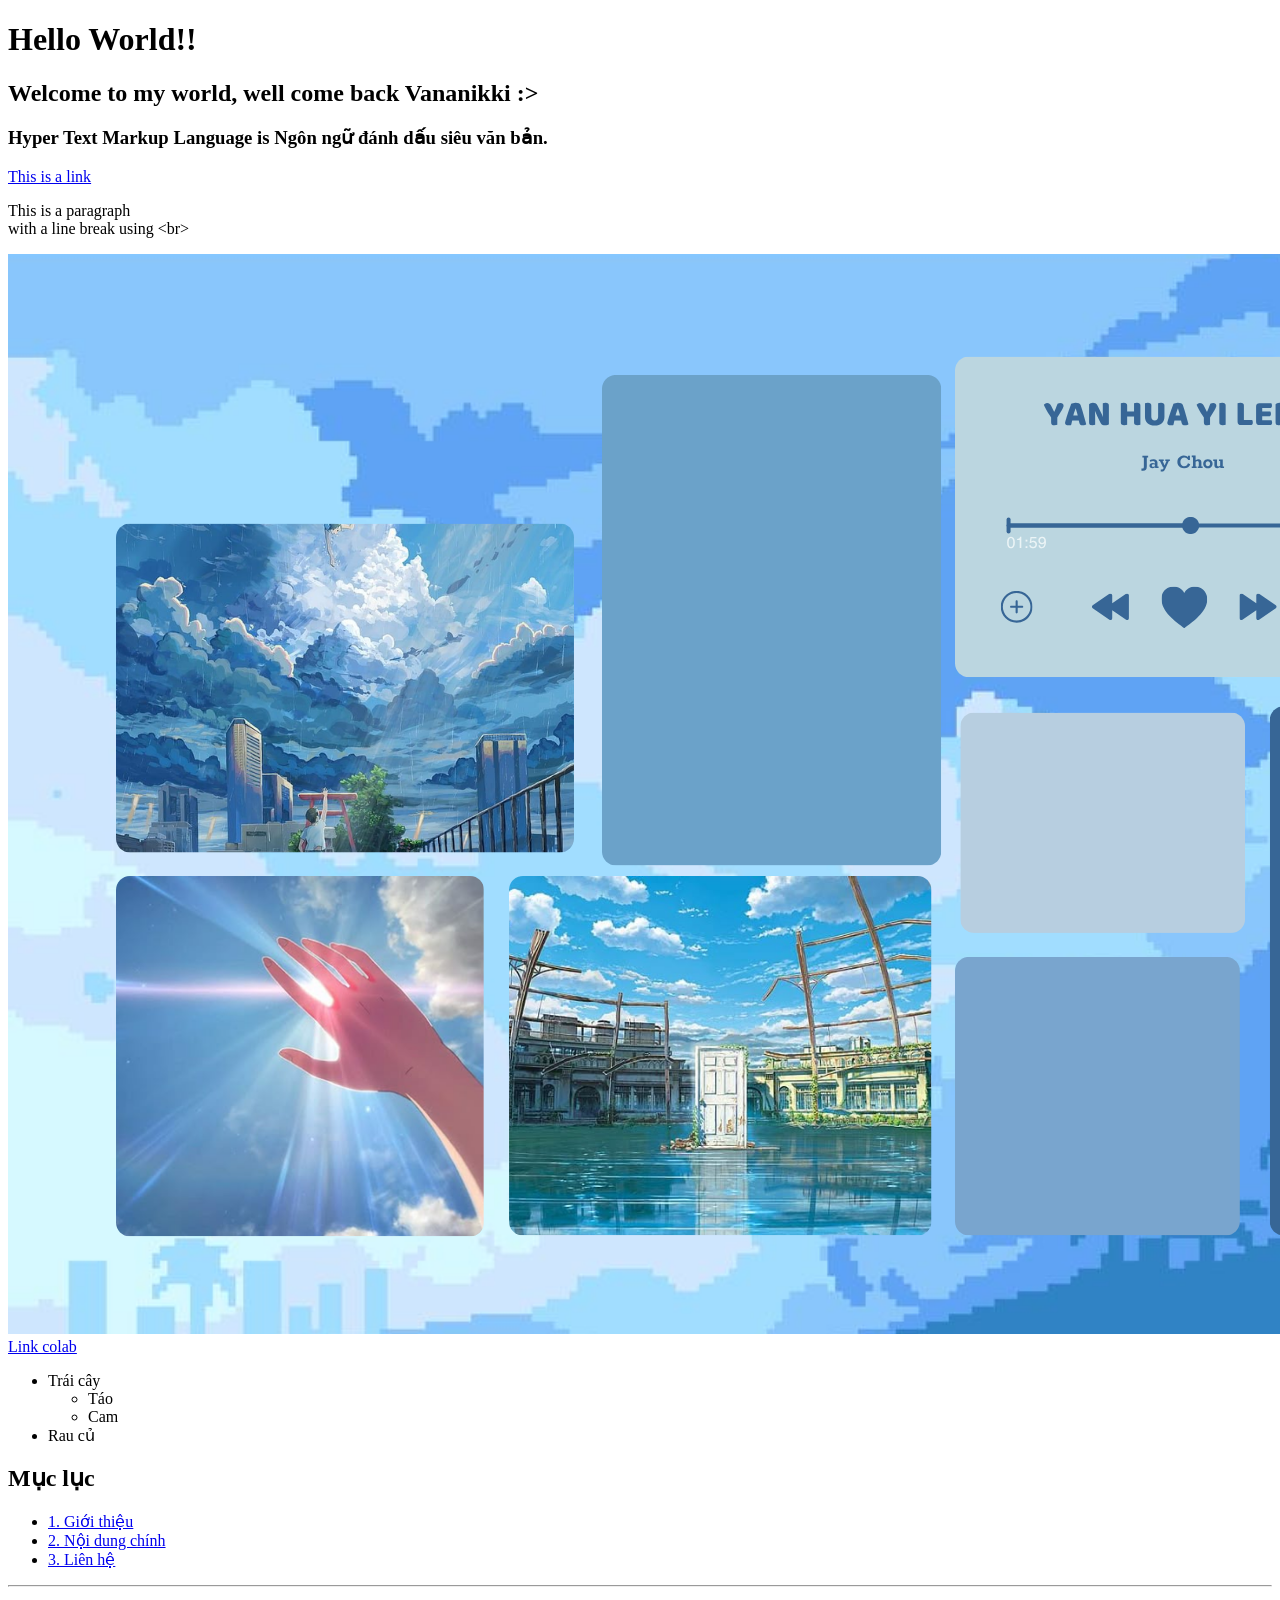
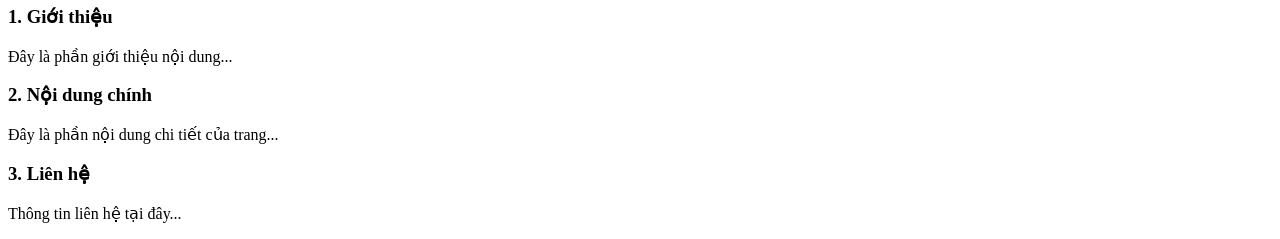
<file: Index.html>
<!DOCTYPE html>
<html lang="vie">
    <head>
        <meta charset = "UTF-8">
    </head>
        <title> Vananikki1989 </title>
    </head>
    <body>
        <h1> Hello World!! </h1>
        <h2> Welcome to my world, well come back Vananikki :></h2>
        <h3>  Hyper Text Markup Language is Ngôn ngữ đánh dấu siêu văn bản. </h3>
        <a href = "https://www.w3schools.com/html/exercise.asp?x=xrcise_basic4"> This is a link </a>
        <p> This is a paragraph <br> with a line break using &lt;br&gt; </p>
        <img src = "Vana/bgbg.png" alt = "background">
        <a href="https://colab.research.google.com/drive/1Xqi0NRXBTCVvSFRwtO8Uipvgo9ocgVad?authuser=1#scrollTo=Gj-rontfN7OA" target="_blank">Link colab</a>
        <ul>
            <li>Trái cây
                <ul>
                <li>Táo</li>
                <li>Cam</li>
                </ul>
            </li>
            <li>Rau củ</li>
        </ul>

        <!-- MỤC LỤC -->
        <h2>Mục lục</h2>
        <ul>
            <li><a href="#gioi-thieu">1. Giới thiệu</a></li>
            <li><a href="#noi-dung">2. Nội dung chính</a></li>
            <li><a href="#lien-he">3. Liên hệ</a></li>
        </ul>

        <hr>

        <!-- NỘI DUNG TRANG -->
        <h3 id="gioi-thieu">1. Giới thiệu</h3>
        <p>Đây là phần giới thiệu nội dung...</p>

        <h3 id="noi-dung">2. Nội dung chính</h3>
        <p>Đây là phần nội dung chi tiết của trang...</p>
        
        <h3 id="lien-he">3. Liên hệ</h3>
        <p>Thông tin liên hệ tại đây...</p>
        
    </body>
</html>
</file>
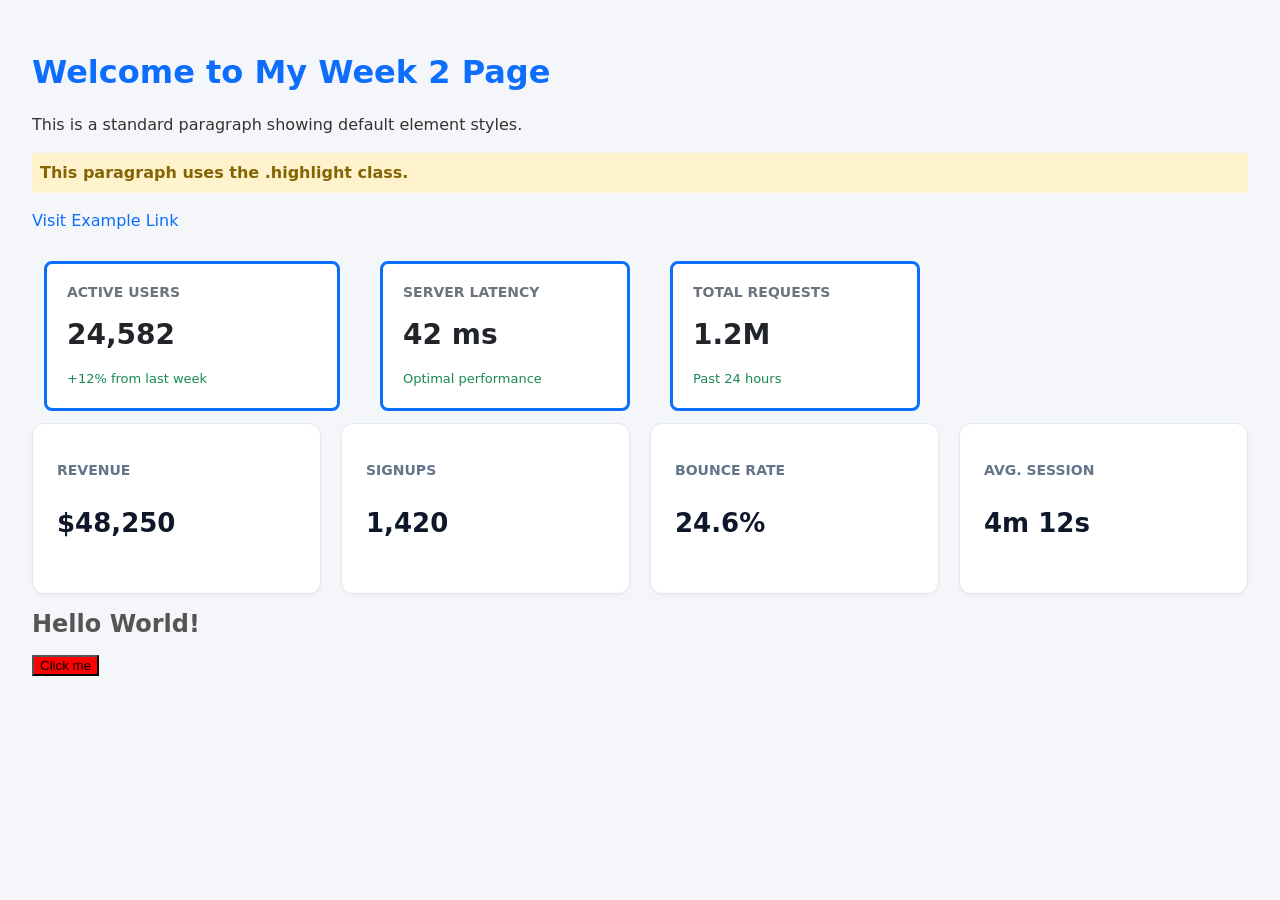
<file: index.html>
<!DOCTYPE html>
<html lang="en">
<head>
  <meta charset="UTF-8">
  <meta name="viewport" content="width=device-width, initial-scale=1.0">
  <title>Week 2 CSS Practice</title>
  <!-- Link external stylesheet -->
  <link rel="stylesheet" href="style.css">
</head>
<body>

  <!-- Element + ID Selector (ID will override the h1 element rule) -->
  <h1 id="main-header">Welcome to My Week 2 Page</h1>

  <!-- Standard Paragraph -->
  <p>This is a standard paragraph showing default element styles.</p>

  <!-- Paragraph with Class Selector -->
  <p class="highlight">This paragraph uses the .highlight class.</p>

  <!-- Link with :hover pseudo-class -->
  <p>
    <a href="https://example.com" target="_blank">Visit Example Link</a>
  </p>

  <div class="card-container">
    <div class="data-card card-content-box">
      <h3>Active Users</h3>
      <p class="metric">24,582</p>
      <p class="description">+12% from last week</p>
    </div>

    <div class="data-card card-border-box">
      <h3>Server Latency</h3>
      <p class="metric">42 ms</p>
      <p class="description">Optimal performance</p>
    </div>

    <div class="data-card card-border-box">
      <h3>Total Requests</h3>
      <p class="metric">1.2M</p>
      <p class="description">Past 24 hours</p>
    </div>
  </div>

  <div class="dashboard">
    <div class="card">
      <h3>Revenue</h3>
      <p class="stat">$48,250</p>
    </div>

    <div class="card">
      <h3>Signups</h3>
      <p class="stat">1,420</p>
    </div>

    <div class="card">
      <h3>Bounce Rate</h3>
      <p class="stat">24.6%</p>
    </div>

    <div class="card">
      <h3>Avg. Session</h3>
      <p class="stat">4m 12s</p>
    </div>
  </div>


    <h1 id="title">Hello World!</h1>
    <button id="btn">Click me</button>

    <script src="app.js"></script>
  
</body>
</html>
</file>
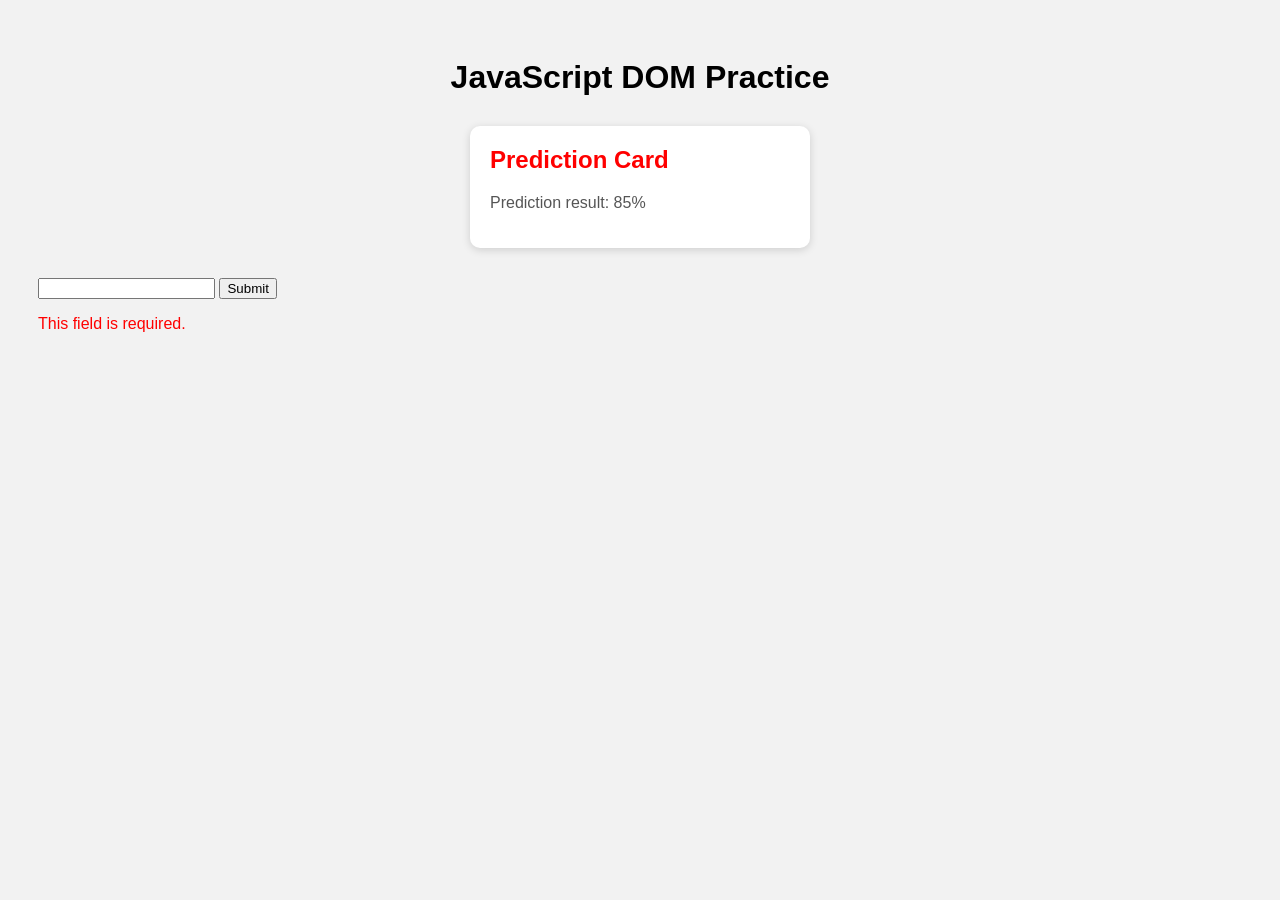
<file: w3/w3-dom-eg/index.html>
<!DOCTYPE html>
<html lang="en">
<head>
    <meta charset="UTF-8">
    <title>DOM Practice</title>
    <link rel="stylesheet" href="style.css">
</head>

<body>

    <h1>JavaScript DOM Practice</h1>

    <div class="card" data-id="10">
        <h2>Prediction Card</h2>
        <p>Prediction result: 85%</p>
    </div>

    <form id="house-form">
        <input type="text">
        <button>Submit</button>
    </form>

    <script src="app.js"></script>
</body>
</html>
</file>
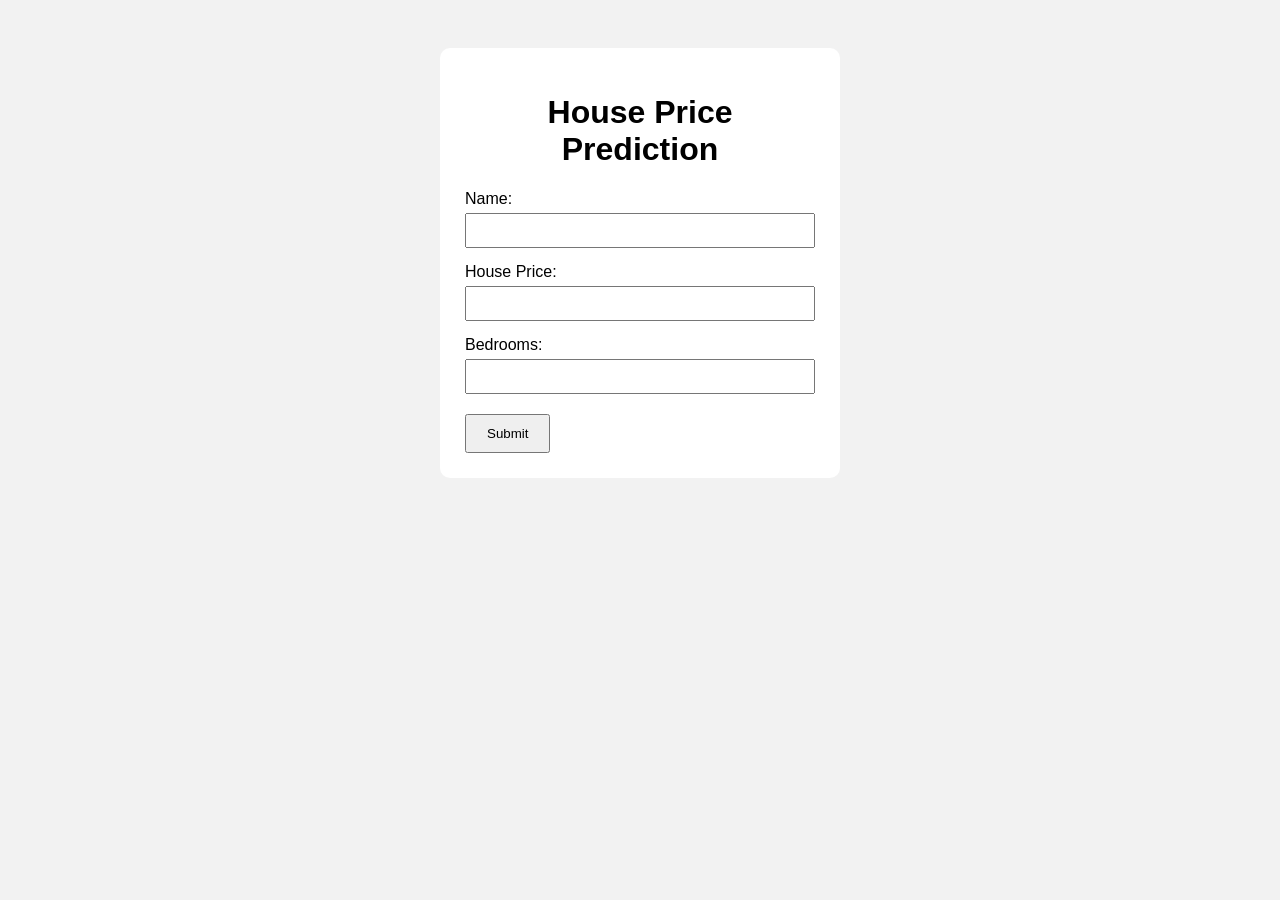
<file: w3/w3-lab-2/index.html>
<!DOCTYPE html>
<html lang="en">
<head>
    <meta charset="UTF-8">
    <title>House Price Form</title>
    <link rel="stylesheet" href="style.css">
</head>

<body>

    <form id="house-form">

        <h1>House Price Prediction</h1>

        <label for="name">Name:</label>
        <input type="text" id="name">

        <label for="price">House Price:</label>
        <input type="number" id="price" step = "any">

        <label for="bedrooms">Bedrooms:</label>
        <input type="number" id="bedrooms">

        <button type="submit">Submit</button>

    </form>

    <script src="app.js"></script>

</body>
</html>
</file>
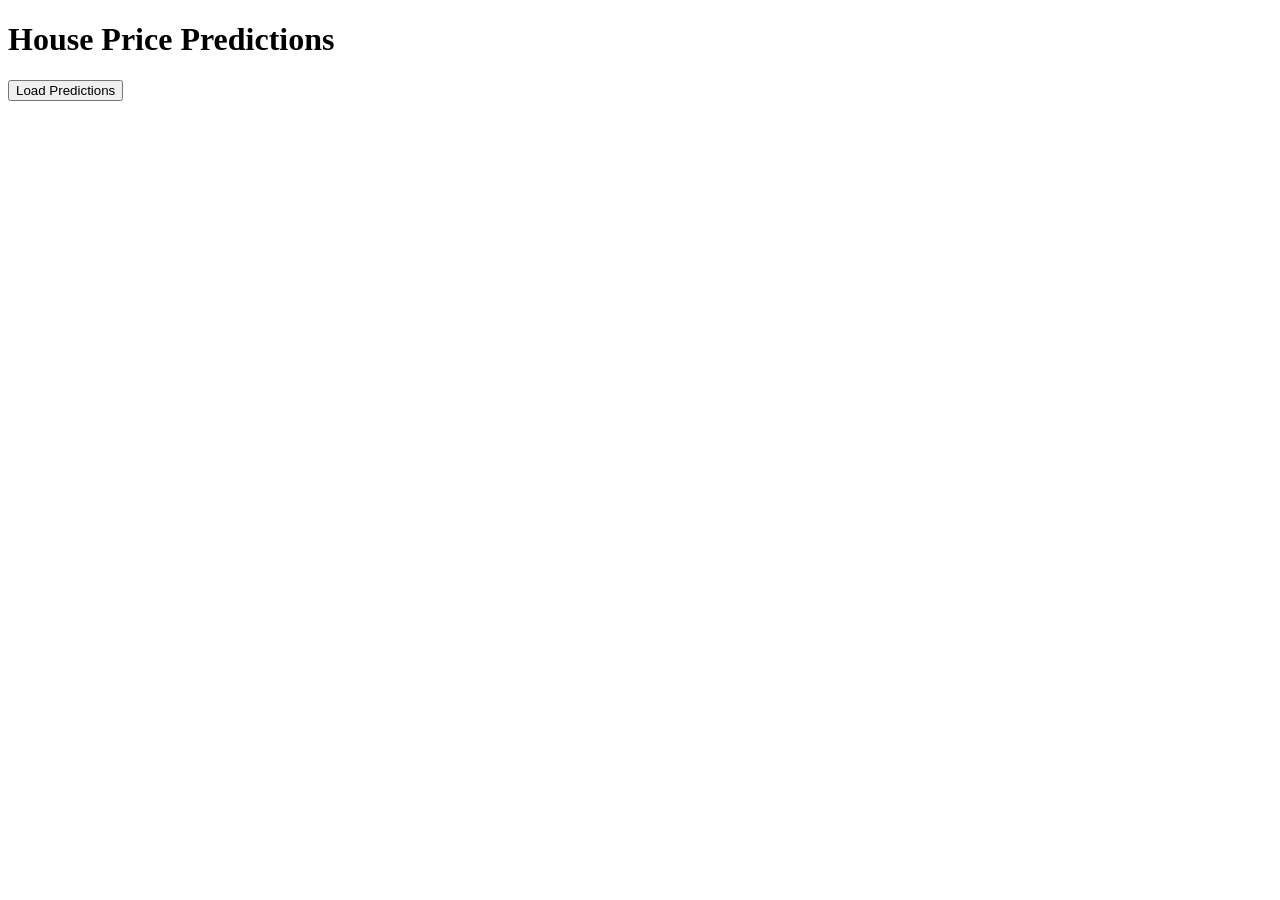
<file: w4/w4-lab3/index.html>
<!DOCTYPE html>
<html>
<head>
    <title>House Price Prediction</title>
</head>
<body>

    <h1>House Price Predictions</h1>

    <button id="loadBtn">Load Predictions</button>

    <div id="predictionList"></div>

    <script src="app.js"></script>
</body>
</html>
</file>
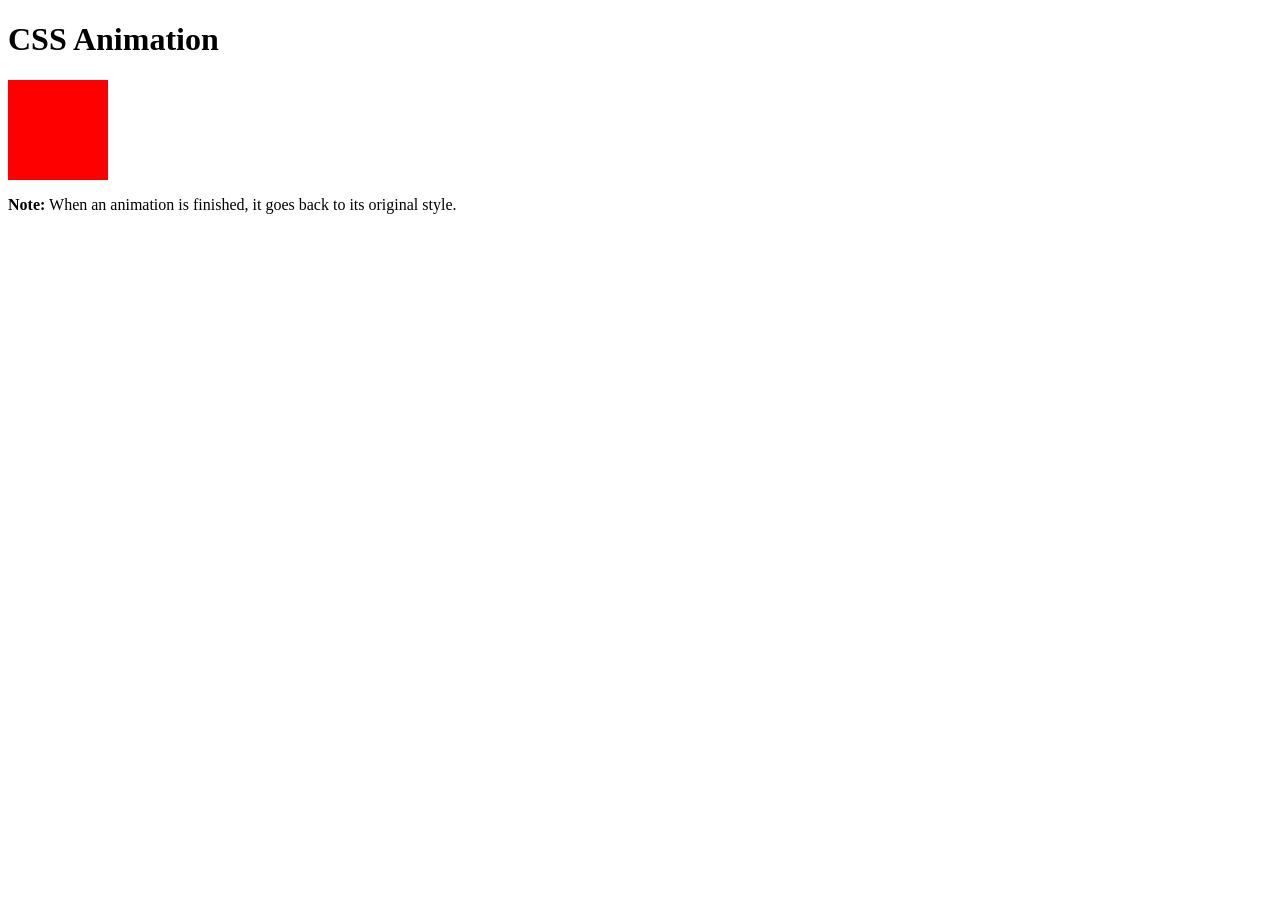
<file: animations.html>
<!DOCTYPE html>
<html>
<head>
<style> 
div {
  width: 100px;
  height: 100px;
  background-color: red;
  animation-name: myAnimation;
  animation-duration: 4s;
}

@keyframes myAnimation {
  from {background-color: red;}
  to {background-color: yellow;}
}
</style>
</head>
<body>

<h1>CSS Animation</h1>

<div></div>

<p><b>Note:</b> When an animation is finished, it goes back to its original style.</p>

</body>
</html>
</file>
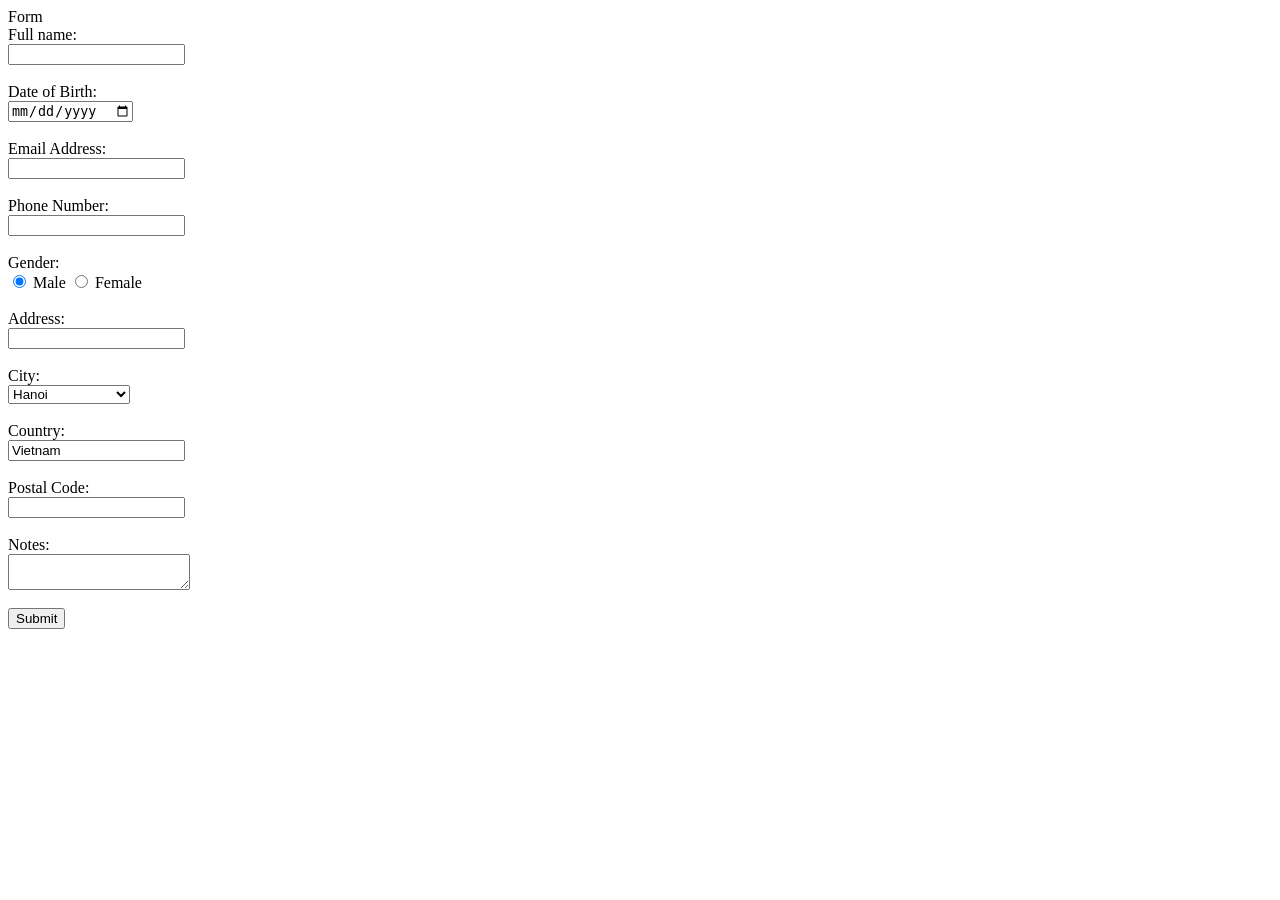
<file: Form.html>
<html>
    <header>Form</header>
    <body>
        <form action="#" method="POST">
        <!-- 1. Full name -->
        <label for="fullname">Full name:</label><br>
        <input type="text" id="fullname" name="fullname"><br><br>

        <!-- 2. Date of Birth -->
        <label for="dob">Date of Birth:</label><br>
        <input type="date" id="dob" name="dob"><br><br>

        <!-- 3. Email -->
        <label for="email">Email Address:</label><br>
        <input type="email" id="email" name="email"><br><br>

        <!-- 4. Phone -->
        <label for="phone">Phone Number:</label><br>
        <input type="tel" id="phone" name="phone"><br><br>

        <!-- 5 & 6. Gender & Male -->
        <label>Gender:</label><br>
        <input type="radio" id="male" name="gender" value="Male" checked>
        <label for="male">Male</label>
        <input type="radio" id="female" name="gender" value="Female">
        <label for="female">Female</label><br><br>

        <!-- 7. Address -->
        <label for="address">Address:</label><br>
        <input type="text" id="address" name="address"><br><br>

        <!-- 8 & 9. City & Hanoi -->
        <label for="city">City:</label><br>
        <select id="city" name="city">
            <option value="Hanoi" selected>Hanoi</option>
            <option value="HCM">Ho Chi Minh City</option>
            <option value="DaNang">Da Nang</option>
        </select><br><br>

        <!-- 10. Country -->
        <label for="country">Country:</label><br>
        <input type="text" id="country" name="country" value="Vietnam"><br><br>

        <!-- 11. Zip Code -->
        <label for="zip">Postal Code:</label><br>
        <input type="text" id="zip" name="zip"><br><br>

        <!-- 12. Notes -->
        <label for="notes">Notes:</label><br>
        <textarea id="notes" name="notes"></textarea><br><br>

        <!-- 13. Submit -->
        <input type="submit" value="Submit">
        </form>
    </body>
</html>
</file>
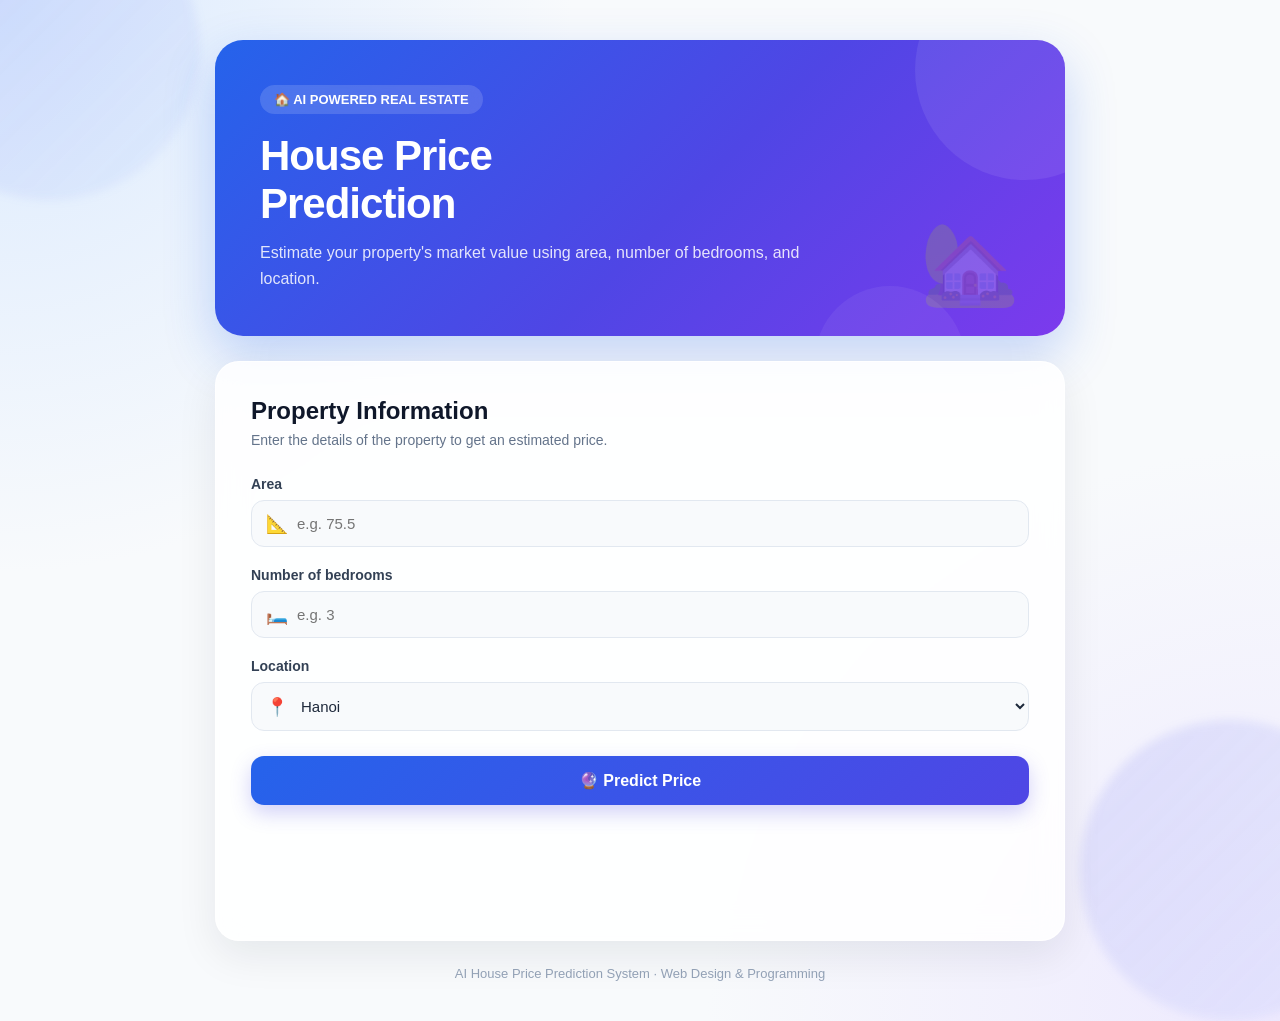
<file: w6/w6-project/frontend/house_form.html>
<!DOCTYPE html>
<html lang="en">

<head>
    <meta charset="UTF-8">

    <meta name="viewport" content="width=device-width, initial-scale=1.0">

    <title>House Price Prediction</title>

    <style>

        /* =========================
           GLOBAL
        ========================= */

        * {
            box-sizing: border-box;
            margin: 0;
            padding: 0;
        }

        body {
            font-family: Arial, Helvetica, sans-serif;

            min-height: 100vh;

            background:
                radial-gradient(
                    circle at top left,
                    #dbeafe 0%,
                    transparent 35%
                ),
                radial-gradient(
                    circle at bottom right,
                    #ede9fe 0%,
                    transparent 35%
                ),
                #f8fafc;

            color: #1e293b;

            padding: 40px 20px;

            overflow-x: hidden;
        }


        /* =========================
           DECORATIVE BACKGROUND
        ========================= */

        .background-circle {
            position: fixed;

            width: 300px;
            height: 300px;

            border-radius: 50%;

            background: linear-gradient(
                135deg,
                rgba(99, 102, 241, 0.15),
                rgba(59, 130, 246, 0.05)
            );

            filter: blur(5px);

            z-index: -1;

            animation: float 8s ease-in-out infinite;
        }

        .circle-one {
            top: -100px;
            left: -100px;
        }

        .circle-two {
            bottom: -120px;
            right: -100px;

            animation-delay: 2s;
        }

        @keyframes float {

            0%,
            100% {
                transform: translateY(0);
            }

            50% {
                transform: translateY(25px);
            }
        }


        /* =========================
           MAIN CONTAINER
        ========================= */

        .container {
            width: 100%;
            max-width: 850px;

            margin: auto;
        }


        /* =========================
           BANNER PANEL
        ========================= */

        .hero {
            position: relative;

            overflow: hidden;

            padding: 45px 45px;

            border-radius: 28px;

            background:
                linear-gradient(
                    135deg,
                    #2563eb,
                    #4f46e5 55%,
                    #7c3aed
                );

            color: white;

            box-shadow:
                0 20px 50px rgba(37, 99, 235, 0.25);

            margin-bottom: 25px;
        }


        /* Decorative circles */

        .hero::before {
            content: "";

            position: absolute;

            width: 220px;
            height: 220px;

            border-radius: 50%;

            background: rgba(255, 255, 255, 0.08);

            right: -70px;
            top: -80px;
        }

        .hero::after {
            content: "";

            position: absolute;

            width: 150px;
            height: 150px;

            border-radius: 50%;

            background: rgba(255, 255, 255, 0.06);

            right: 100px;
            bottom: -100px;
        }


        .hero-content {
            position: relative;

            z-index: 2;
        }


        .hero-badge {
            display: inline-block;

            padding: 7px 14px;

            border-radius: 20px;

            background: rgba(255, 255, 255, 0.15);

            backdrop-filter: blur(10px);

            font-size: 13px;

            font-weight: bold;

            margin-bottom: 18px;
        }


        .hero h1 {
            font-size: 42px;

            margin-bottom: 12px;

            letter-spacing: -1px;
        }


        .hero p {
            font-size: 16px;

            line-height: 1.6;

            max-width: 570px;

            color: rgba(255, 255, 255, 0.85);
        }


        /* House icon */

        .house-icon {
            position: absolute;

            right: 45px;
            bottom: 25px;

            font-size: 80px;

            opacity: 0.18;

            animation: houseFloat 4s ease-in-out infinite;
        }

        @keyframes houseFloat {

            0%,
            100% {
                transform: translateY(0) rotate(0deg);
            }

            50% {
                transform: translateY(-10px) rotate(2deg);
            }
        }


        /* =========================
           FORM CARD
        ========================= */

        .card {
            background: rgba(255, 255, 255, 0.85);

            backdrop-filter: blur(15px);

            border: 1px solid rgba(255, 255, 255, 0.8);

            border-radius: 24px;

            padding: 35px;

            box-shadow:
                0 15px 40px rgba(15, 23, 42, 0.08);

            transition: 0.3s ease;
        }

        .card:hover {
            transform: translateY(-2px);

            box-shadow:
                0 20px 50px rgba(15, 23, 42, 0.12);
        }


        .card-header {
            margin-bottom: 28px;
        }

        .card-header h2 {
            font-size: 24px;

            color: #0f172a;

            margin-bottom: 7px;
        }

        .card-header p {
            color: #64748b;

            font-size: 14px;
        }


        /* =========================
           FORM
        ========================= */

        form {
            display: flex;

            flex-direction: column;

            gap: 20px;
        }


        .form-group {
            display: flex;

            flex-direction: column;

            gap: 8px;
        }


        label {
            font-size: 14px;

            font-weight: 700;

            color: #334155;
        }


        .input-wrapper {
            position: relative;
        }


        .input-icon {
            position: absolute;

            left: 15px;

            top: 50%;

            transform: translateY(-50%);

            font-size: 18px;

            pointer-events: none;
        }


        input,
        select {

            width: 100%;

            padding: 14px 15px 14px 45px;

            border: 1.5px solid #e2e8f0;

            border-radius: 13px;

            background: #f8fafc;

            color: #1e293b;

            font-size: 15px;

            outline: none;

            transition: all 0.25s ease;
        }


        input:hover,
        select:hover {
            border-color: #a5b4fc;
        }


        input:focus,
        select:focus {

            border-color: #6366f1;

            background: white;

            box-shadow:
                0 0 0 4px rgba(99, 102, 241, 0.1);
        }


        select {
            cursor: pointer;
        }


        /* =========================
           BUTTON
        ========================= */

        button {

            position: relative;

            width: 100%;

            border: none;

            padding: 15px;

            margin-top: 5px;

            border-radius: 13px;

            background:
                linear-gradient(
                    135deg,
                    #2563eb,
                    #4f46e5
                );

            color: white;

            font-size: 16px;

            font-weight: bold;

            cursor: pointer;

            overflow: hidden;

            box-shadow:
                0 8px 20px rgba(79, 70, 229, 0.25);

            transition: all 0.25s ease;
        }


        button:hover {

            transform: translateY(-2px);

            box-shadow:
                0 12px 25px rgba(79, 70, 229, 0.35);
        }


        button:active {
            transform: translateY(0);
        }


        button::before {

            content: "";

            position: absolute;

            top: 0;
            left: -100%;

            width: 100%;
            height: 100%;

            background:
                linear-gradient(
                    90deg,
                    transparent,
                    rgba(255,255,255,0.25),
                    transparent
                );

            transition: 0.5s;
        }


        button:hover::before {
            left: 100%;
        }


        /* =========================
           RESULT
        ========================= */

        #result {

            margin-top: 25px;

            padding: 25px;

            border-radius: 18px;

            background:
                linear-gradient(
                    135deg,
                    #ecfdf5,
                    #f0fdf4
                );

            border: 1px solid #bbf7d0;

            color: #166534;

            font-size: 20px;

            font-weight: bold;

            text-align: center;

            opacity: 0;

            transform: translateY(10px);

            transition: all 0.4s ease;
        }


        #result.show {

            opacity: 1;

            transform: translateY(0);
        }


        .result-label {

            display: block;

            font-size: 13px;

            color: #15803d;

            text-transform: uppercase;

            letter-spacing: 1px;

            margin-bottom: 8px;
        }


        .price {

            font-size: 30px;

            color: #166534;
        }


        /* =========================
           ERROR
        ========================= */

        #error {

            margin-top: 20px;

            padding: 14px 16px;

            border-radius: 12px;

            background: #fef2f2;

            border: 1px solid #fecaca;

            color: #dc2626;

            font-size: 14px;

            display: none;
        }


        #error.show {
            display: block;

            animation: shake 0.3s ease;
        }


        @keyframes shake {

            0% {
                transform: translateX(0);
            }

            25% {
                transform: translateX(-5px);
            }

            50% {
                transform: translateX(5px);
            }

            75% {
                transform: translateX(-5px);
            }

            100% {
                transform: translateX(0);
            }
        }


        /* =========================
           FOOTER
        ========================= */

        .footer {

            text-align: center;

            margin-top: 25px;

            color: #94a3b8;

            font-size: 13px;
        }


        /* =========================
           RESPONSIVE
        ========================= */

        @media (max-width: 650px) {

            body {
                padding: 20px 15px;
            }

            .hero {
                padding: 30px 25px;
            }

            .hero h1 {
                font-size: 30px;
            }

            .house-icon {
                display: none;
            }

            .card {
                padding: 25px 20px;
            }
        }

    </style>
</head>


<body>

    <!-- Decorative background -->
    <div class="background-circle circle-one"></div>
    <div class="background-circle circle-two"></div>


    <main class="container">


        <!-- =========================
             BANNER PANEL
        ========================= -->

        <section class="hero">

            <div class="hero-content">

                <span class="hero-badge">
                    🏠 AI POWERED REAL ESTATE
                </span>

                <h1>
                    House Price
                    <br>
                    Prediction
                </h1>

                <p>
                    Estimate your property's market value
                    using area, number of bedrooms,
                    and location.
                </p>

            </div>

            <div class="house-icon">
                🏡
            </div>

        </section>


        <!-- =========================
             FORM CARD
        ========================= -->

        <section class="card">

            <div class="card-header">

                <h2>
                    Property Information
                </h2>

                <p>
                    Enter the details of the property
                    to get an estimated price.
                </p>

            </div>


            <form id="houseForm">


                <!-- Area -->

                <div class="form-group">

                    <label for="area">
                        Area
                    </label>

                    <div class="input-wrapper">

                        <span class="input-icon">
                            📐
                        </span>

                        <input
                            type="number"
                            id="area"
                            name="area"
                            step="0.01"
                            min="0"
                            placeholder="e.g. 75.5"
                            required
                        >

                    </div>

                </div>


                <!-- Bedrooms -->

                <div class="form-group">

                    <label for="bedrooms">
                        Number of bedrooms
                    </label>

                    <div class="input-wrapper">

                        <span class="input-icon">
                            🛏️
                        </span>

                        <input
                            type="number"
                            id="bedrooms"
                            name="bedrooms"
                            min="1"
                            step="1"
                            placeholder="e.g. 3"
                            required
                        >

                    </div>

                </div>


                <!-- Location -->

                <div class="form-group">

                    <label for="location">
                        Location
                    </label>

                    <div class="input-wrapper">

                        <span class="input-icon">
                            📍
                        </span>

                        <select
                            id="location"
                            name="location"
                        >

                            <option value="hanoi">
                                Hanoi
                            </option>

                            <option value="hcmc">
                                Ho Chi Minh City
                            </option>

                            <option value="other">
                                Other
                            </option>

                        </select>

                    </div>

                </div>


                <!-- Submit -->

                <button
                    type="submit"
                    id="predictButton"
                >
                    <span id="buttonText">
                        🔮 Predict Price
                    </span>
                </button>

            </form>


            <!-- =========================
                 RESULT
            ========================= -->

            <div id="result">

                <span class="result-label">
                    Estimated Property Value
                </span>

                <span class="price" id="price">
                </span>

            </div>


            <!-- =========================
                 ERROR
            ========================= -->

            <div id="error"></div>

        </section>


        <div class="footer">
            AI House Price Prediction System · Web Design & Programming
        </div>


    </main>


    <script>


        // =====================================
        // GET HTML ELEMENTS
        // =====================================

        const form =
            document.getElementById("houseForm");

        const result =
            document.getElementById("result");

        const price =
            document.getElementById("price");

        const error =
            document.getElementById("error");

        const button =
            document.getElementById("predictButton");

        const buttonText =
            document.getElementById("buttonText");


        // =====================================
        // FORM SUBMIT EVENT
        // =====================================

        form.addEventListener(
            "submit",
            async function(event) {

                // Prevent page reload
                event.preventDefault();


                // Clear previous result
                result.classList.remove("show");

                error.classList.remove("show");

                error.textContent = "";


                // =================================
                // READ FORM VALUES
                // =================================

                const area =
                    parseFloat(
                        document.getElementById("area").value
                    );

                const bedrooms =
                    parseInt(
                        document.getElementById("bedrooms").value
                    );

                const location =
                    document.getElementById("location").value;


                // =================================
                // EXTRA VALIDATION
                // =================================

                if (area <= 0) {

                    error.textContent =
                        "Area must be greater than 0.";

                    error.classList.add("show");

                    return;
                }


                if (bedrooms < 1) {

                    error.textContent =
                        "Number of bedrooms must be at least 1.";

                    error.classList.add("show");

                    return;
                }


                // =================================
                // LOADING STATE
                // =================================

                button.disabled = true;

                buttonText.textContent =
                    "⏳ Predicting...";


                try {


                    // =================================
                    // CALL API
                    // =================================

                    const response =
                        await fetch(
                            `http://127.0.0.1:8000/predict?area=${area}&bedrooms=${bedrooms}&location=${location}`
                        );


                    // =================================
                    // CHECK RESPONSE
                    // =================================

                    if (!response.ok) {

                        if (!response.ok) {
                            const errorData = await response.text();
                            throw new Error(
                                `API Error ${response.status}: ${errorData}`
                            );
                        }

                    }


                    // =================================
                    // PARSE JSON
                    // =================================

                    const data =
                        await response.json();


                    // =================================
                    // FORMAT PRICE
                    // =================================

                    const formattedPrice =
                        Number(
                            data.predicted_price
                        ).toLocaleString("en-US");


                    // =================================
                    // DISPLAY RESULT
                    // =================================

                    price.textContent =
                        `${formattedPrice} VND`;

                    result.classList.add("show");


                }

                catch (err) {


                    // =================================
                    // ERROR HANDLING
                    // =================================

                    error.textContent =
                        "⚠️ Error: " + err.message;

                    error.classList.add("show");

                }


                finally {


                    // =================================
                    // RESET BUTTON
                    // =================================

                    button.disabled = false;

                    buttonText.textContent =
                        "🔮 Predict Price";

                }

            }
        );

    </script>

</body>

</html>
</file>
<file: style.css>
/* 1. Element Selector: Styles all <h1> elements by default */
h1 {
  color: #555555;
  font-size: 24px;
}

/* 2. Element Selector: Base font styles for paragraphs */
p {
  color: #333333;
  font-size: 16px;
  line-height: 1.5;
}

/* 3. Class Selector: Applied to specific elements */
.highlight {
  background-color: #fff3cd;
  color: #856404;
  padding: 8px;
  border-radius: 4px;
  font-weight: bold;
}

/* 4. ID Selector: Has higher specificity and overrides the h1 rule */
#main-header {
  color: #0d6efd;
  font-size: 32px;
}

/* 5. Pseudo-class: Hover effect for links */
a {
  color: #0d6efd;
  text-decoration: none;
  transition: color 0.2s ease;
}

a:hover {
  color: #d63384;
  text-decoration: underline;
}

body {
  font-family: system-ui, -apple-system, sans-serif;
  background-color: #f4f6f9;
  padding: 24px;
}

.card-container {
  display: flex;
  gap: 16px;
  flex-wrap: wrap;
}

/* Base Data Card Styles */
.data-card {
  width: 250px;
  
  /* 1. Padding: internal space */
  padding: 20px;
  
  /* 2. Border: stroke line */
  border: 3px solid #0d6efd;
  border-radius: 8px;
  
  /* 3. Margin: external spacing around the card */
  margin: 12px;
  
  background-color: #ffffff;
}

/* Card 1: Default box model for comparison */
.card-content-box {
  box-sizing: content-box;
}

/* Cards 2 & 3: Standard modern box model */
.card-border-box {
  box-sizing: border-box;
}

.data-card h3 {
  margin-top: 0;
  color: #6c757d;
  font-size: 14px;
  text-transform: uppercase;
}

.data-card .metric {
  font-size: 28px;
  font-weight: 700;
  color: #212529;
  margin: 8px 0;
}

.data-card .description {
  font-size: 13px;
  color: #198754;
  margin-bottom: 0;
}

/* Dashboard Flexbox Container */
.dashboard {
  display: flex;
  gap: 20px;
  flex-wrap: wrap; /* Allows wrapping if viewport width drops below ~860px */
  
  /* Uncomment to test justify-content: */
  /* justify-content: space-between; */
}

/* Dashboard Card Children */
.card {
  /* flex: <flex-grow> <flex-shrink> <flex-basis> */
  flex: 1 1 200px;
  
  background-color: #ffffff;
  padding: 24px;
  border-radius: 12px;
  border: 1px solid #e2e8f0;
  box-shadow: 0 2px 4px rgba(0, 0, 0, 0.04);
}

.card h3 {
  font-size: 14px;
  font-weight: 600;
  color: #64748b;
  text-transform: uppercase;
  margin-bottom: 8px;
}

.card .stat {
  font-size: 26px;
  font-weight: 700;
  color: #0f172a;
}

button {
    background-color: red;
    animation-name: buttonAnimation;
    animation-duration: 5s;
    animation-iteration-count: infinite;
}

@keyframes buttonAnimation {
  0%   {background-color: red;}
  25%  {background-color: yellow;}
  50%  {background-color: blue;}
  100% {background-color: green;}
}

/* Khi bị tắt animation */
.stop {
    animation: none;
}
</file>
<file: w3/w3-dom-eg/style.css>
body {
    font-family: Arial, sans-serif;
    background-color: #f2f2f2;
    padding: 30px;
}

h1 {
    text-align: center;
}

.card {
    width: 300px;
    margin: 30px auto;
    padding: 20px;

    background-color: white;
    border-radius: 10px;

    box-shadow: 0 2px 8px rgba(0, 0, 0, 0.15);
}

.card h2 {
    margin-top: 0;
}

.card p {
    color: #555;
}
</file>
<file: w3/w3-lab-2/style.css>
body {
    font-family: Arial, sans-serif;
    background-color: #f2f2f2;
    padding: 40px;
}

form {
    width: 350px;
    margin: auto;
    padding: 25px;

    background-color: white;
    border-radius: 10px;
}

h1 {
    text-align: center;
}

label {
    display: block;
    margin-top: 15px;
}

input {
    width: 100%;
    padding: 8px;
    margin-top: 5px;
    box-sizing: border-box;
}

button {
    margin-top: 20px;
    padding: 10px 20px;
    cursor: pointer;
}
</file>
